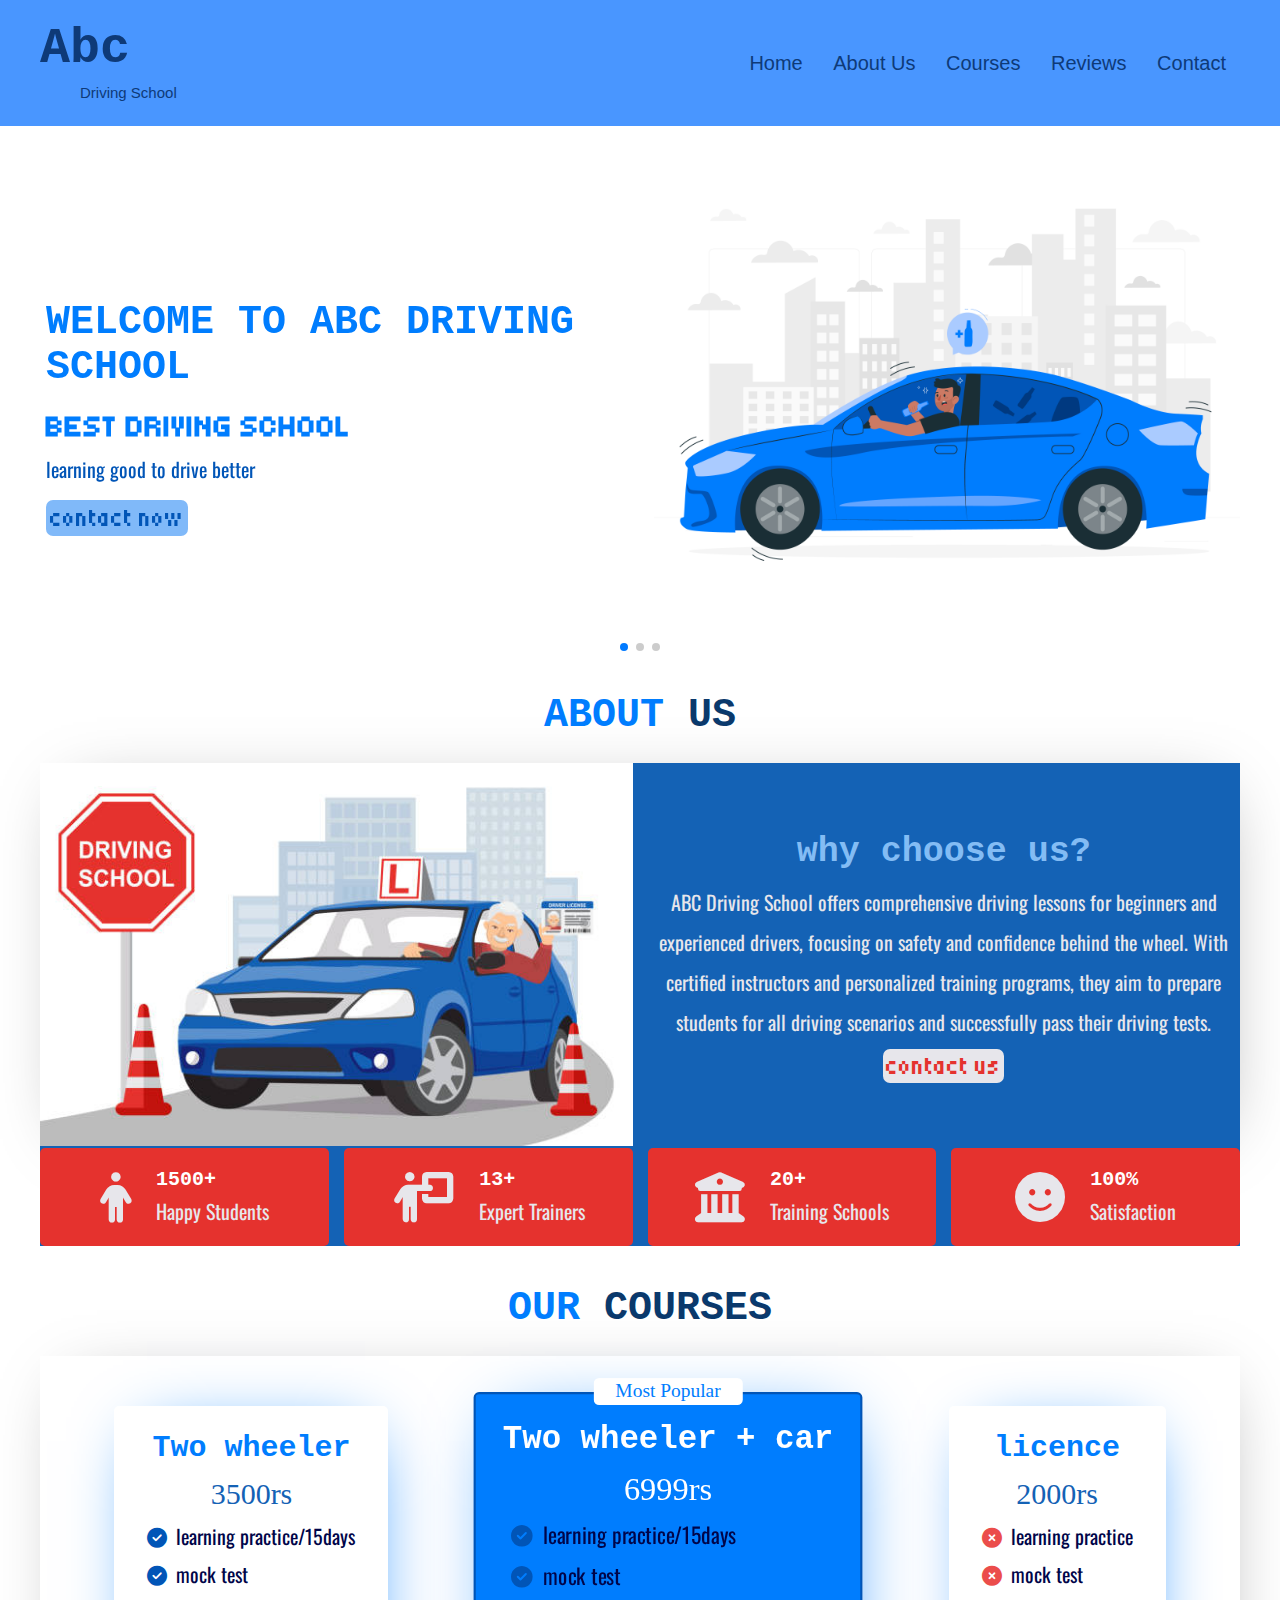
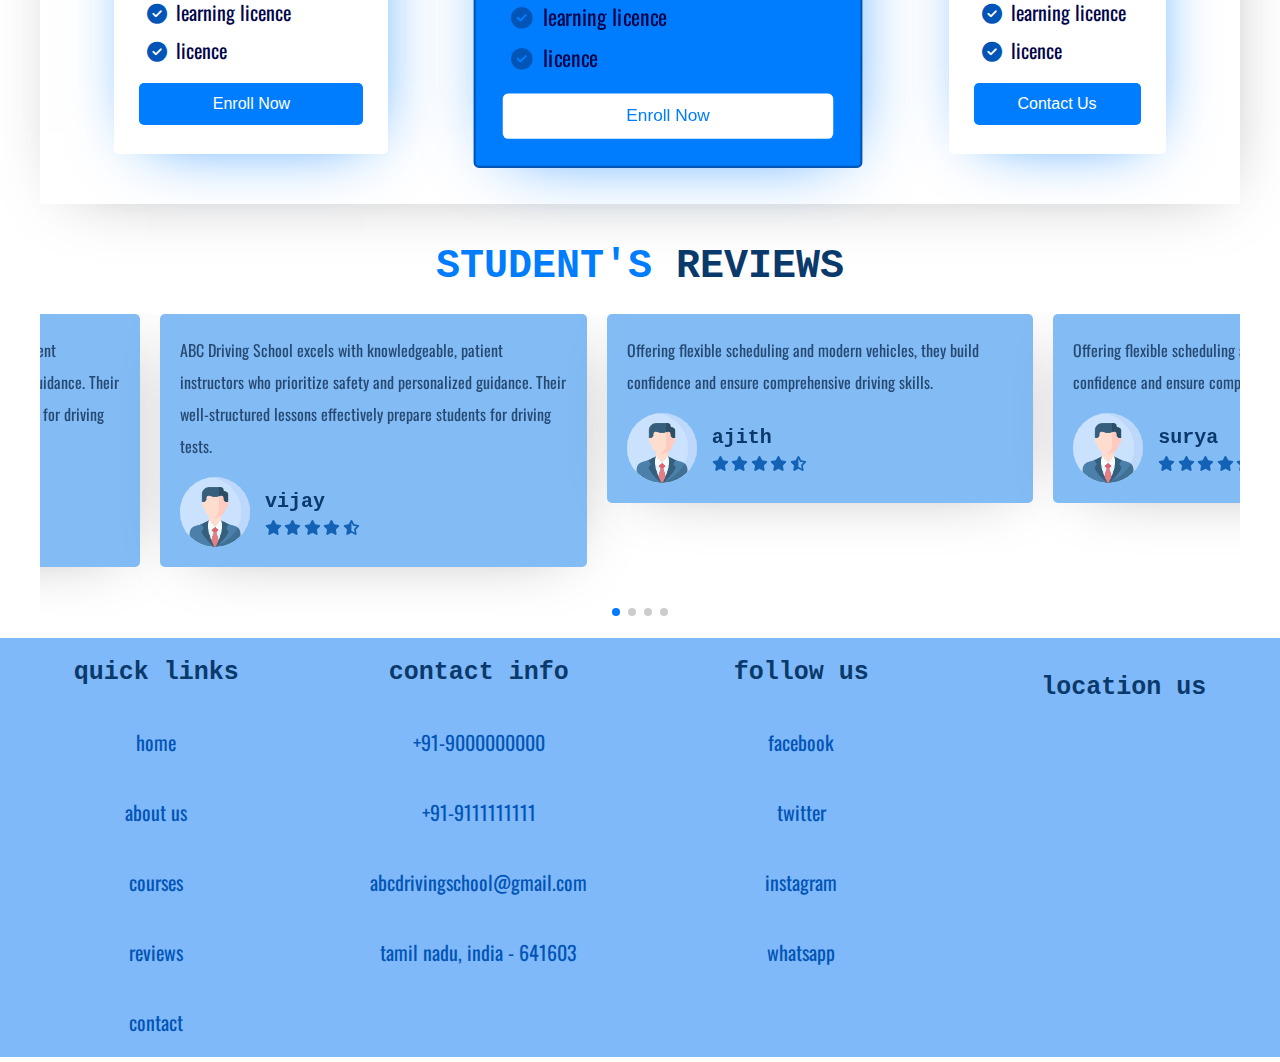
<file: PRODIGY_WD_01.LandingPage/index.html>
<!DOCTYPE html>
<html lang="en">
<head>
    <meta charset="UTF-8">
    <meta name="viewport" content="width=device-width, initial-scale=1.0">
    <title>Driving school</title>
    <link rel="stylesheet" href="css/style.css">
    <link rel="stylesheet" href="https://unpkg.com/swiper@8/swiper-bundle.min.css" />
    <script src="http://ajax.googleapis.com/ajax/libs/jquery/1.8.3/jquery.min.js"></script>
    <link rel="stylesheet" href="https://cdnjs.cloudflare.com/ajax/libs/font-awesome/6.1.1/css/all.min.css">
</head>
<body>
    <!-- navbar section starts -->
    <header class="header">
        <section class="flex">
     
           <div class="logo"><h1>Abc</h1>
           <span>Driving School</span></div>
     
           <nav class="navbar">
              <a href="#home">home</a>
              <a href="#about">about us</a>
              <a href="#courses">courses</a>
              <a href="#reviews">reviews</a>
              <a href="#contact">contact</a>
           </nav>
     
           <div id="menu-btn" class="fas fa-bars"></div>
     
        </section>
     
     </header>
         <!-- navbar section ends -->

         <!-- home setion starts -->
     <div class="home-bg">

        <section class="home">
        
           <div class="swiper home-slider">
           
           <div class="swiper-wrapper">
        
              <div class="swiper-slide slide">
                 
                
                <div class="content">
                    <h1>Welcome to abc driving school</h1>
                    <h3>Best driving school</h3>
                    <p>learning good to drive better</p>
                    <a href="#" class="btn">contact now</a>
                 </div>
                 <div class="image">
                    <img src="images/home3.jpg" alt="">
                 </div>
              </div>
        
              <div class="swiper-slide slide">
                 
                 <div class="content">
                    <h1>to maintain the traffic rules</h1>
                    <p>get teaching for the better experts in the school</p>
                 </div>
                 <div class="image">
                    <img src="images/home2.jpg" alt="">
                 </div>
              </div>
        
              <div class="swiper-slide slide">
                
                 <div class="content">
                    <h1>to get the verified licence.</h1>
                    <p>to be get a licence in first attempt in the better driving experience</p>
                    <a href="#" class="btn">join now</a>
                 </div>
                 <div class="image">
                    <img src="images/home1.jpg" alt="">
                 </div>
              </div>
        
           </div>
        
           <div class="dot-container">
            <span class="dot" onclick="currentSlide(1)"></span>
            <span class="dot" onclick="currentSlide(2)"></span>
            <span class="dot" onclick="currentSlide(3)"></span>
          </div>
        
           </div>
        
        </section>
        
        </div>
        <!-- home setion ends -->

        <!-- about section starts -->
        <section class="about" id="about">
         <h1 class="heading">about <span>us</span></h1>
            <div class="row">
            <div class="image">
                <img src="images/home21.jpg" alt="">
             </div>
       
             <div class="content">
                <h3>why choose us?</h3>
                <p>ABC Driving School offers comprehensive driving lessons for beginners and experienced drivers, focusing on safety and confidence behind the wheel. With certified instructors and personalized training programs, they aim to prepare students for all driving scenarios and successfully pass their driving tests.</p>
                <a href="#contact" class="btn">contact us</a>
             </div>
       
          </div>
        <div class="count">

            <div class="box-container">
         
               <div class="box">
                <i class="fa-solid fa-person"></i>
                  <div class="content">
                     <h3>1500+</h3>
                     <p>happy students</p>
                  </div>
               </div>
         
               <div class="box">
                <i class="fa-solid fa-person-chalkboard"></i>
                  <div class="content">
                     <h3>13+</h3>
                     <p>expert trainers</p>
                  </div>
               </div>
         
               <div class="box">
                  <i class="fa-solid fa-building-columns"></i>
                  <div class="content">
                     <h3>20+</h3>
                     <p>training schools</p>
                  </div>
               </div>
         
               <div class="box">
                  <i class="fas fa-face-smile"></i>
                  <div class="content">
                     <h3>100%</h3>
                     <p>satisfaction</p>
                  </div>
               </div>
         
            </div>
               
         </section>

         <!-- about section ends -->

         <!-- course section starts -->
<section class="course" id="course">
   <h1 class="heading">our <span>courses</span></h1>
         <div class="pricing">
            <div class="plan">
              <h2>Two wheeler</h2>
              <div class="price">3500rs</div>
              <ul class="features">
                <li><i class="fas fa-check-circle"></i> learning practice/15days</li>
                <li><i class="fas fa-check-circle"></i> mock test</li>
                <li><i class="fas fa-check-circle"></i> learning licence</li>
                <li><i class="fas fa-check-circle"></i> licence</li>
              </ul>
              <button>Enroll Now</button>
            </div>
            <div class="plan popular">
              <span>Most Popular</span>
              <h2>Two wheeler + car</h2>
              <div class="price">6999rs</div>
              <ul class="features">
               <li><i class="fas fa-check-circle"></i> learning practice/15days</li>
                <li><i class="fas fa-check-circle"></i> mock test</li>
                <li><i class="fas fa-check-circle"></i> learning licence</li>
                <li><i class="fas fa-check-circle"></i> licence</li>
              </ul>
              <button>Enroll Now</button>
            </div>
            <div class="plan">
              <h2>licence</h2>
              <div class="price">2000rs</div>
              <ul class="features">
               <li><i class="fas fa-times-circle"></i> learning practice</li>
               <li><i class="fas fa-times-circle"></i> mock test</li>
               <li><i class="fas fa-check-circle"></i> learning licence</li>
               <li><i class="fas fa-check-circle"></i> licence</li>
              </ul>
              <button>Contact Us</button>
            </div>
          </div>
         </section>
         <!-- course section ends -->

         <!-- reviews section starts -->
          <section class="reviews" id="reviews">

            <h1 class="heading"> student's <span>reviews</span></h1>
         
            <div class="swiper reviews-slider">
         
               <div class="swiper-wrapper">
         
                  <div class="swiper-slide slide">
                     <p>
                        ABC Driving School excels with knowledgeable, patient instructors who prioritize safety and personalized guidance.
                         Their well-structured lessons effectively prepare students for driving tests.  </p>
                     <div class="user">
                        <img src="images/2.png" alt="">
                        <div class="user-info">
                           <h3>vijay</h3>
                           <div class="stars">
                              <i class="fas fa-star"></i>
                              <i class="fas fa-star"></i>
                              <i class="fas fa-star"></i>
                              <i class="fas fa-star"></i>
                              <i class="fas fa-star-half-alt"></i>
                           </div>
                        </div>
                     </div>
                  </div>
         
               
                  <div class="swiper-slide slide">
                     <p>Offering flexible 
                        scheduling and modern vehicles, they build confidence and ensure comprehensive driving skills.</p>
                     <div class="user">
                        <img src="images/2.png" alt="">
                        <div class="user-info">
                           <h3>ajith</h3>
                           <div class="stars">
                              <i class="fas fa-star"></i>
                              <i class="fas fa-star"></i>
                              <i class="fas fa-star"></i>
                              <i class="fas fa-star"></i>
                              <i class="fas fa-star-half-alt"></i>
                           </div>
                        </div>
                     </div>
                  </div>
         
                  <div class="swiper-slide slide">
                     <p>Offering flexible 
                        scheduling and modern vehicles, they build confidence and ensure comprehensive driving skills.</p>
                     <div class="user">
                        <img src="images/2.png" alt="">
                        <div class="user-info">
                           <h3>surya</h3>
                           <div class="stars">
                              <i class="fas fa-star"></i>
                              <i class="fas fa-star"></i>
                              <i class="fas fa-star"></i>
                              <i class="fas fa-star"></i>
                              <i class="fas fa-star-half-alt"></i>
                           </div>
                        </div>
                     </div>
                  </div>
         
                  <div class="swiper-slide slide">
                     <p> ABC Driving School excels with knowledgeable, patient instructors who prioritize safety and personalized guidance.
                        Their well-structured lessons effectively prepare students for driving tests.</p>
                     <div class="user">
                        <img src="images/2.png" alt="">
                        <div class="user-info">
                           <h3>dhanush</h3>
                           <div class="stars">
                              <i class="fas fa-star"></i>
                              <i class="fas fa-star"></i>
                              <i class="fas fa-star"></i>
                              <i class="fas fa-star"></i>
                              <i class="fas fa-star-half-alt"></i>
                           </div>
                        </div>
                     </div>
                  </div>
         
               </div>
         
               <div class="dot-container">
                  <span class="dot" onclick="currentSlide(1)"></span>
                  <span class="dot" onclick="currentSlide(2)"></span>
                  <span class="dot" onclick="currentSlide(3)"></span>
                </div>
         
            </div>
         
         </section>

         <!-- reviews section ends -->


         <!-- contact section starts -->
         <footer class="footer" id="footer">

            <div class="box-container">
        
                <div class="box">
                    <h3>quick links</h3>
                    <a href="#home">home</a>
                    <a href="#about">about us</a>
                    <a href="#courses">courses</a>
                    <a href="#reviews">reviews</a>
                    <a href="#contact">contact</a>
                </div>
        
                <div class="box">
                    <h3>contact info</h3>
                    <a href="#">+91-9000000000</a>
                    <a href="#">+91-9111111111</a>
                    <a href="#">abcdrivingschool@gmail.com</a>
                    <a href="#">tamil nadu, india - 641603</a>
                </div>
        
                <div class="box">
                    <h3>follow us</h3>
                    <a href="#">facebook</a>
                    <a href="#">twitter</a>
                    <a href="#">instagram</a>
                    <a href="#">whatsapp</a>
                </div>
                <div class="box">
                  <div class="mid">
                  <h3>location us</h3>
                  <iframe src="https://www.google.com/maps/embed?pb=!1m14!1m12!1m3!1d65332134.8752708!2d134.660614509375!3d-1.9291093337325704!2m3!1f0!2f0!3f0!3m2!1i1024!2i768!4f13.1!5e0!3m2!1sen!2sin!4v1716644809855!5m2!1sen!2sin" width="300" 
                  height="200" style="border:0;" allowfullscreen="" loading="lazy" referrerpolicy="no-referrer-when-downgrade"></iframe>
      
      </div>
            </div>
         </footer>
         <!-- contact section ends -->
     <!-- swiper js link  -->
<script src="https://unpkg.com/swiper@8/swiper-bundle.min.js"></script>

<!-- custom js file link  -->
<script src="js/script.js"></script>
</body>
</html>
</file>
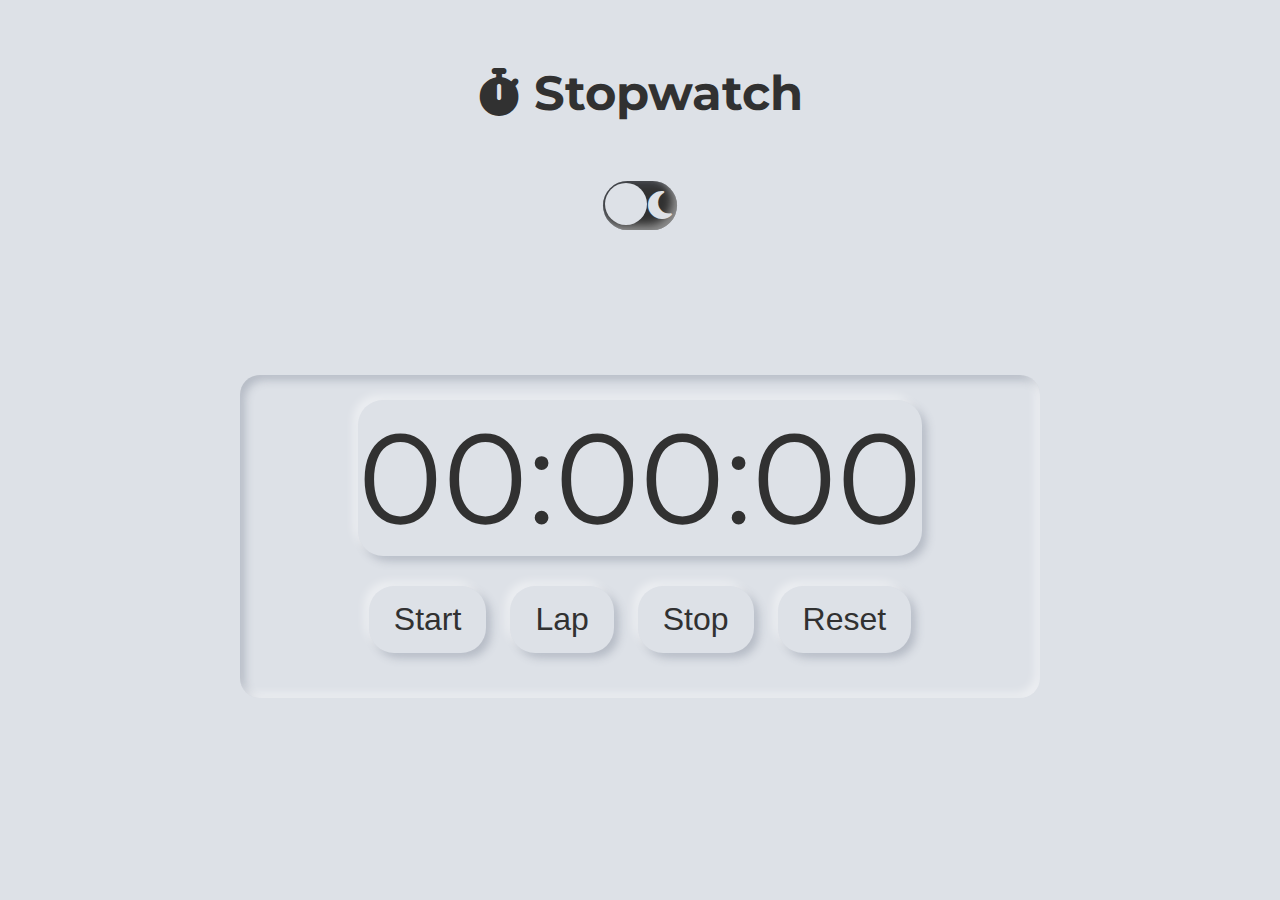
<file: PRODIGY_WD_02.StopClock/index.html>
<!DOCTYPE html>
<html lang="en">
<head>
    <meta charset="UTF-8">
    <meta http-equiv="X-UA-Compatible" content="IE=edge">
    <meta name="viewport" content="width=device-width, initial-scale=1.0">
    <link rel="stylesheet" href="https://cdnjs.cloudflare.com/ajax/libs/font-awesome/6.1.1/css/all.min.css">
    <link rel="stylesheet" href="css/style.css">
    <title>Stopwatch</title>
</head>

<body>
    
 <!-- main page starts -->
    <h1><i class="fa-solid fa-stopwatch"></i> Stopwatch</h1>
    <div class="Dark-mode"></div>
   <div class="mode">
   
      <input type="checkbox" class="checkbox" id="checkbox" onclick="toggleMode()">
      <label for="checkbox" class="checkbox-label">
        <i class="fas fa-sun"></i>
        <i class="fas fa-moon"></i>
        <span class="ball"></span>
      </label>
   </div>
   </div>
    <div class="container">
       
        <div class="time">
            00:00:00
        </div>
       

        <div class="controls">
            <button id="start">Start</button>
            <button id="lap">Lap</button>
            <button id="stop">Stop</button>
            <button id="reset">Reset</button>
        </div>
        <div class="lapping">
            <h4 id = "lap1"> </h4>
            <h4 id = "lap2"> </h4>
            <h4 id = "lap3"> </h4>
            <h4 id = "lap4"> </h4>
            <h4 id = "lap5"> </h4>
        </div>
    </div>


<!-- main page ends -->
    <script src="js/script.js"></script>
</body>
</html>
</file>
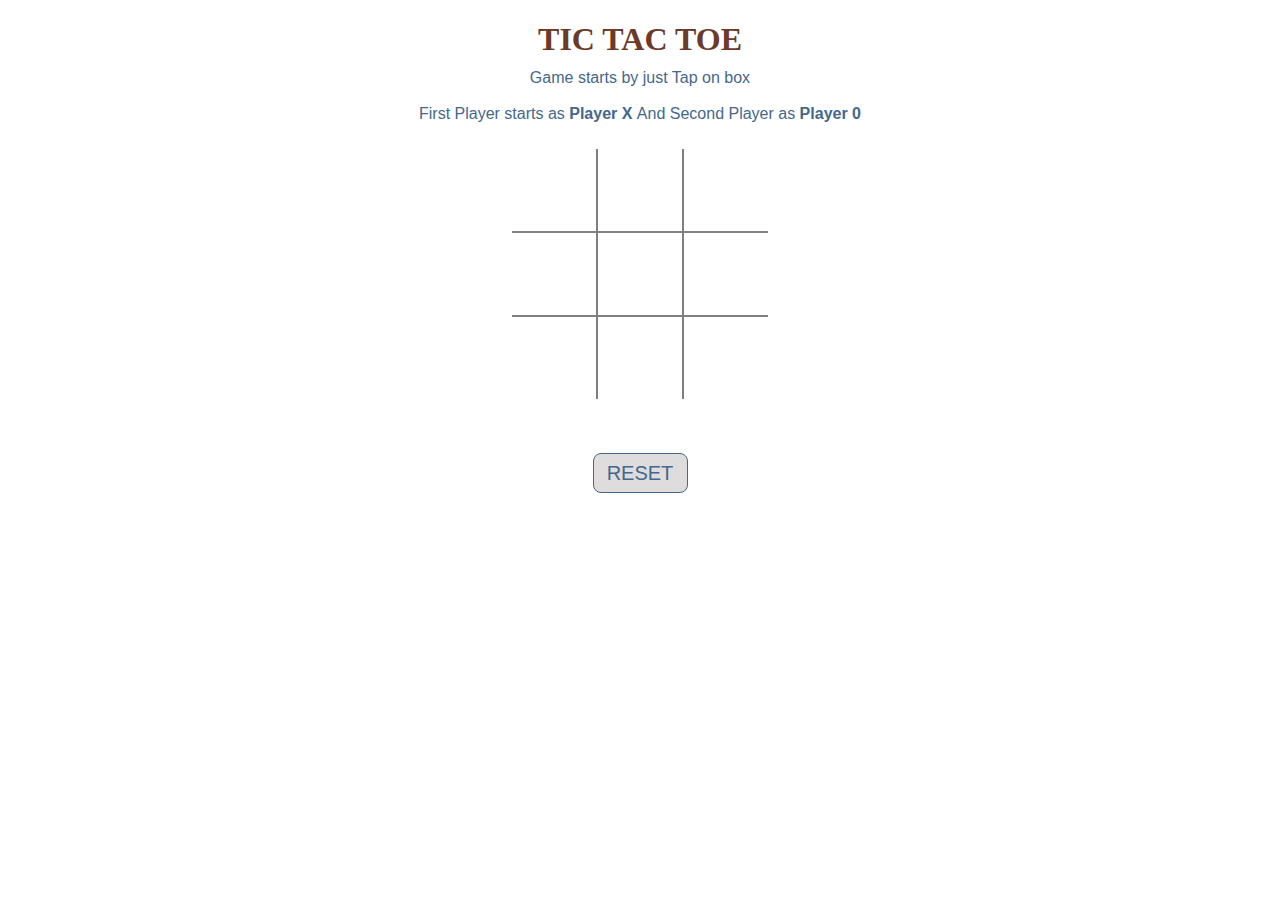
<file: PRODIGY_WD_04.Tictactoe/index.html>
<!DOCTYPE html> 
<html> 
      
<head> 
    <meta name="viewport" content= 
        "width=device-width, initial-scale=1.0"> 
    <link rel="stylesheet" type="text/css" href="css/style.css">
    <script src="js/script.js"></script> 
</head> 
  
<body> 
    <div id="main"> 
        <h1>TIC TAC TOE</h1> 
        <p id="ins"> 
              Game starts by just Tap on 
            box<br><br>First Player starts as 
            <b>Player X </b>And Second Player as  
            <b>Player 0</b> 
        </p> 
        <br><br> 
        <div class = "ui"> 
            <div class="row"> 
                <input type="text" id= "b1" 
                       class="cell" onclick="myfunc_3(); myfunc();" 
                       readonly> 
                <input type="text" id= "b2" 
                       class="cell" onclick="myfunc_4(); myfunc();" 
                       readonly> 
                <input type="text" id= "b3" class="cell" 
                       onclick="myfunc_5(); myfunc();" 
                       readonly> 
            </div> 
            <div class="row"> 
                <input type="text" id= "b4" 
                       class="cell" onclick="myfunc_6(); myfunc();" 
                       readonly> 
                <input type="text" id= "b5" 
                       class="cell" onclick="myfunc_7(); myfunc();" 
                       readonly> 
                <input type="text" id= "b6" 
                       class="cell" onclick="myfunc_8(); myfunc();" 
                       readonly> 
            </div> 
            <div class="row"> 
                <input type="text" id= "b7" 
                       class="cell" onclick="myfunc_9(); myfunc();" 
                       readonly> 
                <input type="text" id= "b8" 
                       class="cell" onclick="myfunc_10();myfunc();" 
                       readonly> 
                <input type="text" id= "b9" 
                       class="cell" onclick="myfunc_11();myfunc();" 
                       readonly> 
            </div> 
        </div> 
        <br><br><br> 
        
        <button id="but" onclick="myfunc_2()"> 
            RESET 
        </button> 
        <br><br> 
        <p id="print"></p> 
    </div> 
</body> 
  
</html>
</file>
<file: PRODIGY_WD_01.LandingPage/css/style.css>
@import url('https://fonts.googleapis.com/css2?family=Rubik:wght@300;400;500;600&display=swap');
@import url('https://fonts.googleapis.com/css2?family=Oswald:wght@200..700&family=Tiny5&display=swap');

 *{
    top:0;
    margin: 0px;
    padding: 0px;
}
html{
    font-size: 62.5%;
    overflow-x: hidden;
    scroll-behavior: smooth;
    scroll-padding-top: 8rem;
 }
 
 ::-webkit-scrollbar{
    height: .5rem;
    width: 1rem;
 }
 
 ::-webkit-scrollbar-track{
    background-color: transparent;
 }
 
 ::-webkit-scrollbar-thumb{
    background-color: #4996ff;
    border-radius: 5rem;
 }
 
body{
    background-color: white;
}
.heading{
   margin-bottom: 2.5rem;
   text-align: center;
   font-size: 4rem;
   color:#007dfe;
   text-transform: uppercase;
   font-family: "Rubik Mono One", monospace;
}

.heading span{
   color:#0a396c;
   text-transform: uppercase;
   font-family: "Rubik Mono One", monospace;
}

section{
    max-width: 1200px;
    margin:0 auto;
    padding:2rem;
 }

 /* <!-- navbar section starts --> */
 .header{
    position: fixed;
    top:0; left:0; right:0;
    z-index: 1000;
    background-color: #4996ff;
   
 }
 
 .header .flex{
    position: relative;
    display: flex;
    align-items: center;
    justify-content: space-between;
   
 }

 .header .flex .logo {
    font-size: 2.5rem;
    color:#0e3a78;
    font-family: "Rubik Mono One", monospace;
 }
 .header .flex .logo span{
    font-size: 1.5rem;
    margin-left: 40px;
    font-family: "Jaro", sans-serif;
 }
 
 .header .flex .navbar a{
    margin: 10px;
    color:#0e3a78;
    font-size: 2rem;
    text-decoration: none;
    text-transform: capitalize;
    font-family: "Changa", sans-serif;
    box-shadow: inset 0 0 0 0 #54b3d6;
    padding: 4px;
    transition: color .6s ease-in-out, box-shadow .6s ease-in-out;

 }

  .header .flex .navbar a:hover{
   box-shadow: inset 100px 0 0 0 #54b3d6;
    color: white;
  }
 
 
 
 #menu-btn{
    cursor: pointer;
    color:#0e3a78;
    font-size: 2.5rem;
    display: none;
 }
 .header-scrolled
 {
   box-shadow: 0 3px 20px rgba(143, 222, 236, 0.592);
   background-color: transparent;
 }
 .header .scrolled
 {
   color: transparent;
 }
 /* <!-- navbar section ends */
 /* .home-bg{
     background-image: url(../images/back.jpg),0.2;
} */
/* home setion starts  */
.home-bg .home .slide{
   display: flex;
   align-items: center;
   flex-wrap: wrap;
   gap:1.5rem;
   padding-bottom: 6rem;
   padding-top: 16rem;
   user-select: none;
 
}

.home-bg .home .slide .image{
   flex:1 1 40rem;
}


.home-bg .home .slide .image img{
   height: 40rem;
   width: 100%;
  
}

.home-bg .home .slide .content{
   flex:1 1 40rem;
   padding-top: 6rem;
   margin: 6px;

}

.home-bg .home .slide .content p{
   font-size: 2rem;
   font-family: "Oswald", sans-serif;
   margin-top: 1rem;
   margin-bottom: 2rem;
   color: #0155b7;
}
.home-bg .home .slide .content h1{
   margin-top: 1rem;
   font-size: 4rem;
   text-transform: uppercase;
   color: #007dfe;
   font-family: "Rubik Mono One", monospace;
}
.home-bg .home .slide .content h3{
   margin-top: 2rem;
   font-size: 3rem;
   text-transform: uppercase;
   color: #007dfe;
   font-family: "Tiny5", sans-serif;
}

.home-bg .home .slide .content .btn{
   font-size: 2.5rem;
   margin-bottom: 5rem;
   background-color: #80b9f9;
   text-decoration: none;
   color: #0155b7;
   padding: 4px;
   border-radius:7px;
   font-family: "Tiny5", sans-serif;
   
}
.dot-container{
   text-align: center;
}
.dot {
   cursor: pointer;
   height: 15px;
   width: 15px;
   margin: 0 2px;
   background-color: #bbb;
   border-radius: 50%;
   display: inline-block;
   transition: background-color 0.6s ease;
 }
 
 .active, .dot:hover {
   background-color: #535252;
 }

 /* home setion ends */

 /* about section start */
 .count .box-container{
   display: grid;
   grid-template-columns: repeat(auto-fit, minmax(27rem, 1fr));
   gap:1.5rem;
   align-items: flex-start;
   background-color: #1462b5;
}

.count .box-container .box{
   background-color: #e5322e;
   border-radius: .5rem;
   padding:2rem;
   display: flex;
   align-items: center;
   justify-content: center;
   gap:2.5rem;
}

.count .box-container .box i{
   font-size: 5rem;
   color:#e7e6eb;
}

.count .box-container .box .content h3{
   font-size: 2rem;
   color:white;
   margin-bottom: .5rem;
   font-family: "Rubik Mono One", monospace;
}

.count .box-container .box .content p{
   font-size: 2rem;
   font-family: "Oswald", sans-serif;
   text-transform: capitalize;
   color:#e7e6eb;
} 
.about .row{
   display: flex;
   align-items: center;
   gap: 1.5rem;
   flex-wrap: wrap;
   background-color: #1462b5;
   box-shadow: 5px 7px 67px -28px rgba(0, 0, 0, 0.37);
}

.about .row .image{
   flex:1 1 40rem;
}

.about .row .image img{
   width: 100%;
}

.about .row .content{
   text-align: center;
   flex:1 1 40rem;
}

.about .row .content h3{
   font-size: 3.5rem;
   color:#83bcf4;
   font-family: "Rubik Mono One", monospace;
}

.about .row .content p{
   padding:1rem 0;
   font-family: "Oswald", sans-serif;
   line-height: 2;
   font-size: 2rem;
   color:#e7e6eb;
}

.about .row .content .btn{
   font-size: 2.5rem;
   text-decoration: none;
   color: #e5322e;
   border-radius: 7px;
   padding: 3px;
   background-color:#e7e6eb;
   font-family: "Tiny5", sans-serif;

   
}




/* about section ends */



/* course section starts */
.pricing {
   display: flex;
   flex-wrap: wrap;
   justify-content: center;
   box-shadow: 5px 7px 67px -28px rgba(0, 0, 0, 0.37);
 
   .plan {
     background-color: #fff;
     padding: 2.5rem;
     margin:50px;
     border-radius: 5px;
     text-align: center;
     transition: 0.3s;
     cursor: pointer;
     box-shadow: 5px 7px 67px -28px #007dfe;
 
     h2 {
       font-size: 30px;
       margin-bottom: 12px;
       color: #007dfe;
       font-family: "Rubik Mono One", monospace;
    
     }
 
     .price {
       margin-bottom: 1rem;
       font-size: 30px;
       color: #1462b5;
      
     }
 
     ul.features {
       list-style-type: none;
       text-align: left;
       li {
         margin: 8px;
         font-size: 20px;
         color: #000549;
         font-family: "Oswald", sans-serif;
         .fas {
           margin-right: 4px;
         }
         .fa-check-circle {
           color: #0155b7;
         }
         .fa-times-circle {
           color: #eb4d4b;
         }
       }
     }
 
     button {
       border: none;
       width: 100%;
       padding: 12px 35px;
       margin-top: 1rem;
       background-color: #007dfe;
       color: #fff;
       border-radius: 5px;
       cursor: pointer;
       font-size: 16px;
     }
 
     &.popular {
       border: 2px solid #0155b7;
       position: relative;
       transform: scale(1.08);
    background-color: #007dfe;
 h2{
   color: #fff;
 }
 li{
   color: #fff;
 }
 .price{
   color: #fff;
 }
 button {
   
   color: #007dfe;
   background-color: #fff;
   
 }
 
       span {
         position: absolute;
         top: -15px;
         left: 50%;
         transform: translateX(-50%);
         background-color: #fff;
         color: #007dfe;
         padding: 2px 20px;
         font-size: 18px;
         border-radius: 5px;
       }
     }
 
     &:hover {
       box-shadow: 5px 7px 67px -28px rgba(222, 138, 138, 0.37);
     }
   }
}
/* course section ends */



/* reviews section starts */
 .reviews-slider .slide{
   border-radius: .5rem;
   background-color: #83bcf4;
   padding:2rem;
   margin-bottom: 4rem;
   user-select: none;
   box-shadow: 5px 7px 67px -28px rgba(0, 0, 0, 0.37);
}

.reviews-slider .slide p{
   line-height: 2;
   font-size: 1.6rem;
   color:#254973;
   font-family: "Oswald", sans-serif;
}

.reviews-slider .slide .user{
   display: flex;
   align-items: center;
   gap:1.5rem;
   margin-top: 1.5rem;
}

.reviews-slider .slide .user img{
   height: 7rem;
   width: 7rem;
   border-radius: 50%;
   object-fit: cover;
}

.reviews-slider .slide .user h3{
   font-size: 2rem;
   color:#0a396c;
   margin-bottom: .7rem;
   font-family: "Rubik Mono One", monospace;
}

.reviews-slider .slide .user .stars i{
   font-size: 1.5rem;
   color: #1462b5;
}
/* reviews section ends */



/* contact section starts */
.footer{
   background-color: #80b9f9;
   width: 100%;
 }
.footer .box-container {
   display: grid;
   grid-template-columns: repeat(auto-fit, minmax(25rem, 0.5fr));
    gap:1rem;
}
.footer .box-container .box{
   text-align: center;
}
.footer .box-container .box h3{
   padding:2rem 0;
   font-size: 2.5rem;
   color: #0a396c;
   text-decoration: none;
   font-family: "Rubik Mono One", monospace;
}
.mid{
   margin:15px;
}

.footer .box-container .box a{
   display: block;
   padding:2rem 0;
   font-size: 2rem;
   color:#0155b7;
   text-decoration: none;
   font-family: "Oswald", sans-serif;
}
/* contact section ends */





/* responsive webpage for tablet */
 @media (max-width:968px){

    #menu-btn{
       display: inline-block;
    }
 
    #menu-btn.fa-times:hover{
       transform: rotate(180deg);
    }
 
    .header .flex .navbar{
       position: absolute;
       top:99%; left:0; right:0;
       border-top: .1rem solid white;
       border-bottom: .1rem solid white;
       background-color: #4996ff;
       clip-path: polygon(0 0, 100% 0, 100% 0, 0 0);
    }
 
    .header .flex .navbar.active{
       clip-path: polygon(0 0, 100% 0, 100% 100%, 0 100%);
    }
    
    .header .flex .navbar a{
       display: block;
       margin:2rem;
       text-align: center;
    }
 
    
    .home-bg .home .slide .image img{
      height: 30rem;
      width: 100%;
     
   }
   
   .home-bg .home .slide .content{
      flex:1 1 30rem;
      padding-top: 5rem;
      margin: 4px;
   
   }
   
   .home-bg .home .slide .content p{
      font-size: 1.5rem;
      margin-top: 1rem;
   }
   .home-bg .home .slide .content h1{
      margin-top: 1rem;
      font-size: 2rem;
      
   }
   .home-bg .home .slide .content h3{
      margin-top: 1.5rem;
      font-size: 1.5rem;
      
   }
   
   .home-bg .home .slide .content .btn{
      font-size: 2rem;
      margin-top: 2rem;
     
      
   }
 
 }
 



 /* responsive webpage for mobile */
 @media (max-width:450px){
 
    html{
       font-size: 50%;
    }
    
 
    .heading{
       font-size: 3rem;
    }
    .home-bg .home .slide{
      display: flex;
      align-items: center;
      flex-wrap: wrap;
      gap:1.5rem;
      padding-bottom: 3rem;
      padding-top: 10rem;
      user-select: none;
   
    
   }
   
   .home-bg .home .slide .image{
      flex:1 1 20rem;
   }
    .home-bg .home .slide .image img{
      height: 20rem;
      width: 100%;
     
   }
   
   .home-bg .home .slide .content{
      flex:1 1 15rem;
      padding-top: 2.5rem;
      margin: 2px;
   
   }
   
   .home-bg .home .slide .content p{
      font-size: 1rem;
     
      margin-top: 1rem;
      margin-bottom: 1rem;
   }
   .home-bg .home .slide .content h1{
      margin-top: 1rem;
      font-size: 1.5rem;
  
      text-transform: uppercase;
   }
   .home-bg .home .slide .content h3{
      margin-top: 1.5rem;
      font-size: 1rem;

      text-transform: uppercase;
   }
   
   .home-bg .home .slide .content .btn{
      font-size: 1rem;
    
      
   }
   .about .row .image{
      flex:1 1 20rem;
   }
   
 }
</file>
<file: PRODIGY_WD_02.StopClock/css/style.css>
@import url('https://fonts.googleapis.com/css2?family=Montserrat:wght@300&display=swap');

* {
    box-sizing: border-box;
    padding: 0;
    margin: 0;
}

body {
    font-family: 'Montserrat', sans-serif;
    background: #dde1e7;
}

h1 {
    margin-top: 4rem;
    user-select: none;
    text-align: center;
    font-size: 3rem;
    color: rgb(49, 49, 49);
}
.mode {
    margin-top: 4rem;
    user-select: none;
    text-align: center;
    font-size: 2rem;
    color: rgb(49, 49, 49);
}
.mode .checkbox {
    opacity: 0;
    position: absolute;
    text-align: center;
   
  }
  .mode .checkbox-label {
    background: rgb(49, 49, 49);
    box-shadow: inset -5px -5px 9px rgba(255,255,255,0.45), inset 5px 5px 9px rgba(94,104,121,0.3);
    width: 100px;
    height: 26px;
    /* margin-bottom: 400px; */
    border-radius: 40px;
    position: relative;
    padding: 5px;
    cursor: pointer;
 
  }
  
  .fa-moon {color: #dde1e7;}
  
  .fa-sun {color: #dde1e7;}
  
  .checkbox-label .ball {
    background-color: #dde1e7;
    width: 42px;
    height: 42px;
    position: absolute;
    left: 2px;
    top: 2px;
    border-radius: 50%;
    transition: transform 0.2s linear;
  }
  
  .checkbox:checked + .checkbox-label .ball {
    transform: translateX(36px)
  }

/* dark mode starts */
 
.Dark-mode{
    background-color: rgb(49, 49, 49);
}
.Dark-mode h1{
color: rgba(255,255,255,0.45);
}
 .Dark-mode  .container {
    box-shadow: inset -5px -5px 9px rgb(55, 55, 55), inset 5px 5px 9px rgba(159, 159, 159, 0.45);
    display: flex;
    flex-direction: column;
    justify-content: center;
    align-items: center;
    overflow: hidden;
    width: 100%;
    max-width: 800px;
    margin: 150px auto;
    padding: 25px;
    border-radius: 20px;
}

.Dark-mode .time{
    font-size: 8rem;
    margin-bottom: 10px;
    box-shadow: -5px -5px 9px rgba(43, 47, 54, 0.3), 5px 5px 9px rgba(172, 172, 172, 0.45);
    color: rgba(255,255,255,0.45);
    user-select: none;
    border-radius: 25px;
 
}

.Dark-mode .controls button {
    color: rgba(255,255,255,0.45);
    margin: 20px 10px;
    background-color: transparent;
    box-shadow: -5px -5px 9px rgba(43, 47, 54, 0.3), 5px 5px 9px rgba(172, 172, 172, 0.45);
    padding: 15px 25px 15px 25px;
    font-size: 2rem;
    border-radius: 25px;
    border: none;
    transition: 0.8s;
    cursor: pointer;
}


.Dark-mode .lapping{
    color: rgba(255,255,255,0.45);
}

/* dark mode ends */
.container {
    box-shadow: inset -5px -5px 9px rgba(255,255,255,0.45), inset 5px 5px 9px rgba(94,104,121,0.3);
    display: flex;
    flex-direction: column;
    justify-content: center;
    align-items: center;
    overflow: hidden;
    width: 100%;
    max-width: 800px;
    margin: 150px auto;
    padding: 25px;
    border-radius: 20px;
}

 .time{
    font-size: 8rem;
    margin-bottom: 10px;
    box-shadow: -5px -5px 9px rgba(255,255,255,0.45), 5px 5px 9px rgba(94,104,121,0.3);
    color: rgb(49, 49, 49);
    user-select: none;
    border-radius: 25px;
 
}

.controls button {
    color: rgb(49, 49, 49);
    margin: 20px 10px;
    background-color: transparent;
    box-shadow: -5px -5px 9px rgba(255,255,255,0.45), 5px 5px 9px rgba(94,104,121,0.3);
    padding: 15px 25px 15px 25px;
    font-size: 2rem;
    border-radius: 25px;
    border: none;
    transition: 0.8s;
    cursor: pointer;
}


.lapping{
    color: rgb(49, 49, 49);
}
@media(max-width:480px) {
    h1 {
        font-size: 1.2rem;
    }
    .container {
        max-width: 370px;
        max-height: 300px;
    }
    .time {
        font-size: 4rem;
    }
    .controls button {
        padding: 5px;
        margin: 0.5px;
        font-size: 20px;
    }
}
@media(max-width:480px) {
    .Dark-mode h1 {
        font-size: 1.2rem;
    }
    .Dark-mode .container {
        max-width: 370px;
        max-height: 300px;
    }
    .Dark-mode .time {
        font-size: 4rem;
    }
    .Dark-mode .controls button {
        padding: 5px;
        margin: 0.5px;
        font-size: 20px;
    }
}
</file>
<file: PRODIGY_WD_04.Tictactoe/css/style.css>
h1 { 
    color: rgb(108, 58, 40); 
    margin-bottom: -5px; 
} 
p { 
    margin-bottom: -10px; 
} 
.ui { 
    display: flex; 
    flex-direction: column; 
    align-items: center; 
} 
.row { 
    display: flex; 
} 
.cell { 
    border: none; 
    width: 80px; 
    height: 80px; 
    display: flex; 
    align-items: center; 
    justify-content: center; 
    font-size: 24px; 
    text-align: center; 
    cursor: pointer; 
}   
.cell:active { 
    outline: none; 
} 
/* 3*3 Grid */
#b1{ 
    border-bottom: 1px solid gray; 
    border-right: 1px solid gray; 
} 
  
#b2 { 
    border-bottom: 1px solid gray; 
    border-right: 1px solid gray; 
    border-left: 1px solid gray; 
} 
  
#b3 { 
    border-bottom: 1px solid gray; 
    border-left: 1px solid gray; 
} 
  
#b4 { 
    border-top: 1px solid gray; 
    border-bottom: 1px solid gray; 
    border-right: 1px solid gray; 
} 
      
#b5 { 
    border: 1px solid gray; 
} 
  
#b6 { 
    border-top: 1px solid gray; 
    border-bottom: 1px solid gray; 
    border-left: 1px solid gray; 
} 
  
#b7 { 
    border-top: 1px solid gray; 
    border-right: 1px solid gray; 
} 
  
#b8 { 
    border-top: 1px solid gray; 
    border-right: 1px solid gray; 
    border-left: 1px solid gray; 
} 
  
#b9 { 
    border-top: 1px solid gray; 
    border-left: 1px solid gray; 
} 
/* Reset Button */
#but { 
    box-sizing: border-box; 
    width: 95px; 
    height: 40px; 
    border: 1px solid rgb(68, 104, 141); 
    margin-left: auto; 
    border-radius: 8px; 
    font-family: Verdana, 
        Geneva, Tahoma, sans-serif; 
  
    background-color: rgba(180, 176, 176, 0.441); 
    color: rgb(68, 104, 141); 
    font-size: 20px; 
    cursor: pointer; 
} 
#but:hover{
    box-sizing: border-box; 
    border: 1px solid rgba(180, 176, 176, 0.441); 
    background-color: rgb(68, 104, 141); 
    color: rgba(180, 176, 176, 0.441); 
    cursor: pointer; 
} 
/* Player turn space */
#print { 
    font-family: Verdana, 
        Geneva, Tahoma, sans-serif; 
    color: rgb(68, 104, 141); 
    font-size: 20px; 
} 
  
/* Main Container */
#main { 
    text-align: center; 
} 
  
/* Game Instruction Text */
#ins { 
    font-family: Verdana,Geneva,  
                    Tahoma, sans-serif; 
    color: rgb(68, 104, 141); 
}
</file>
